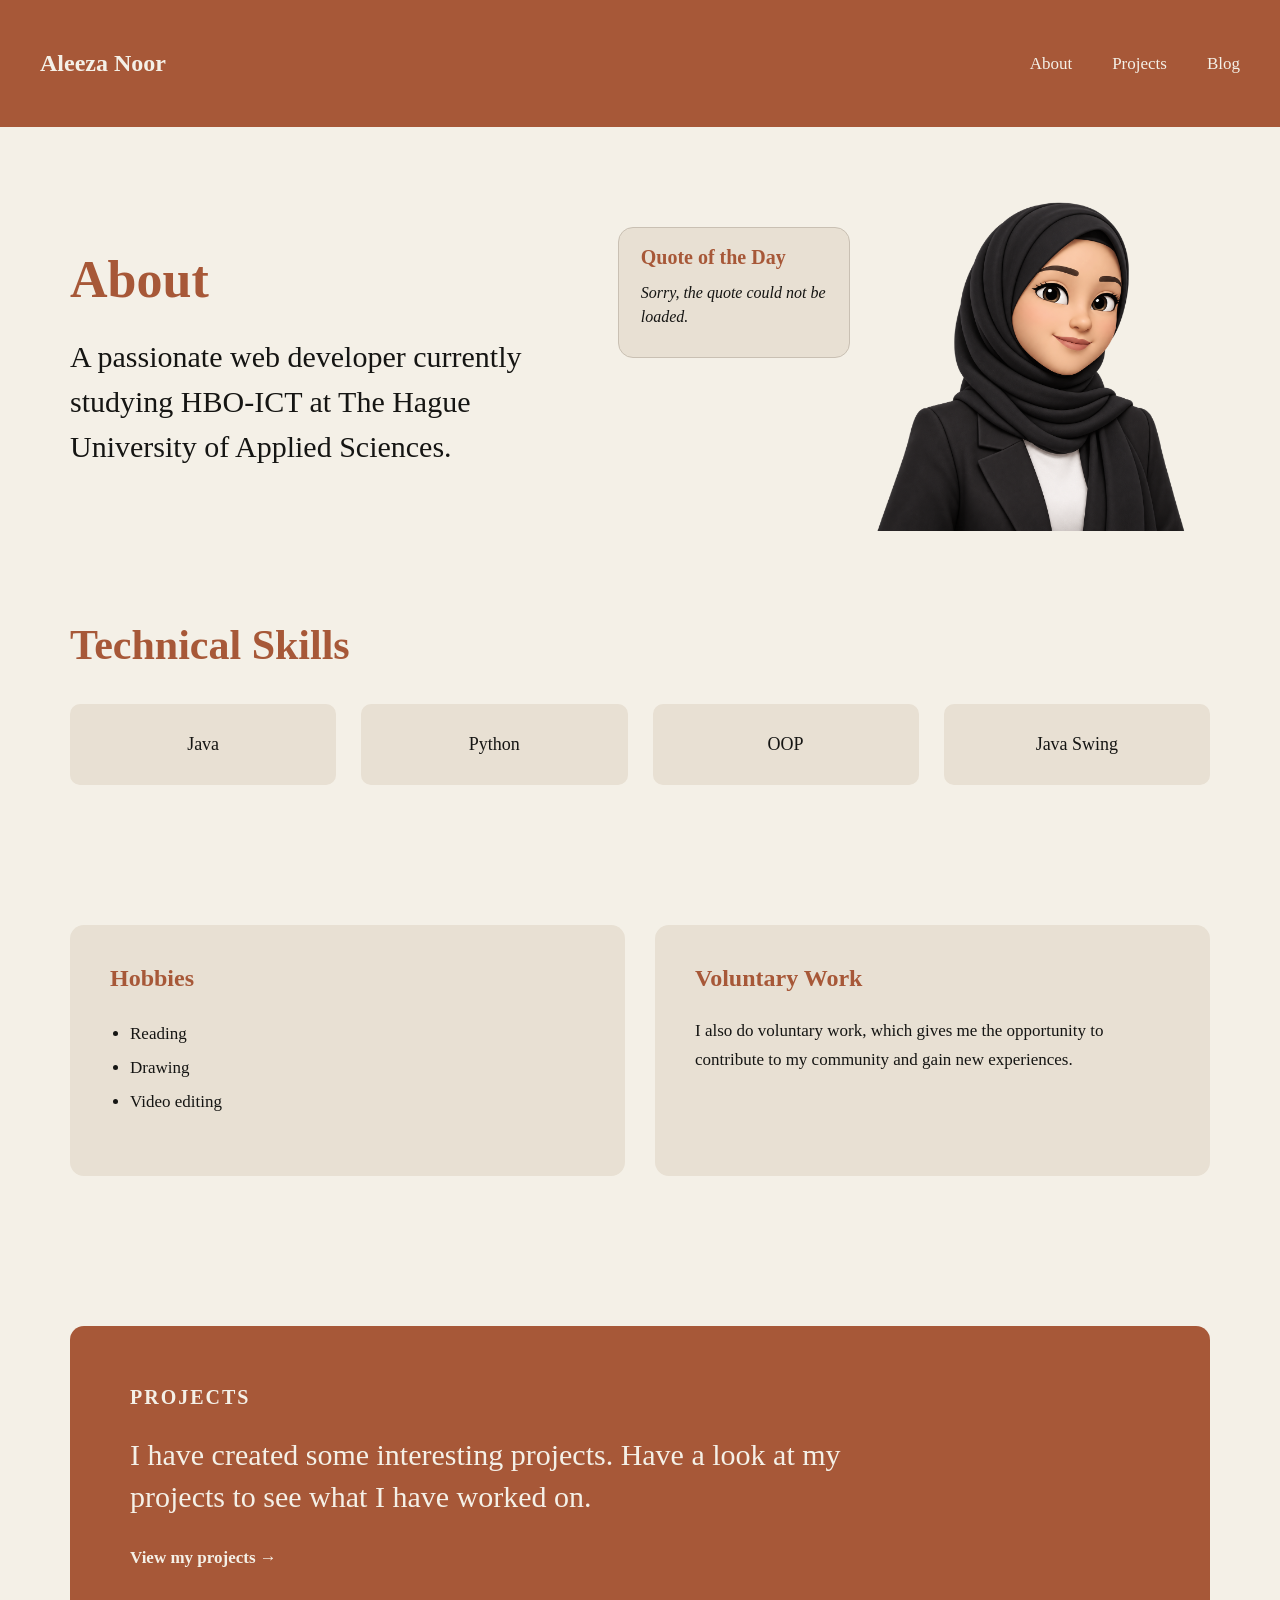
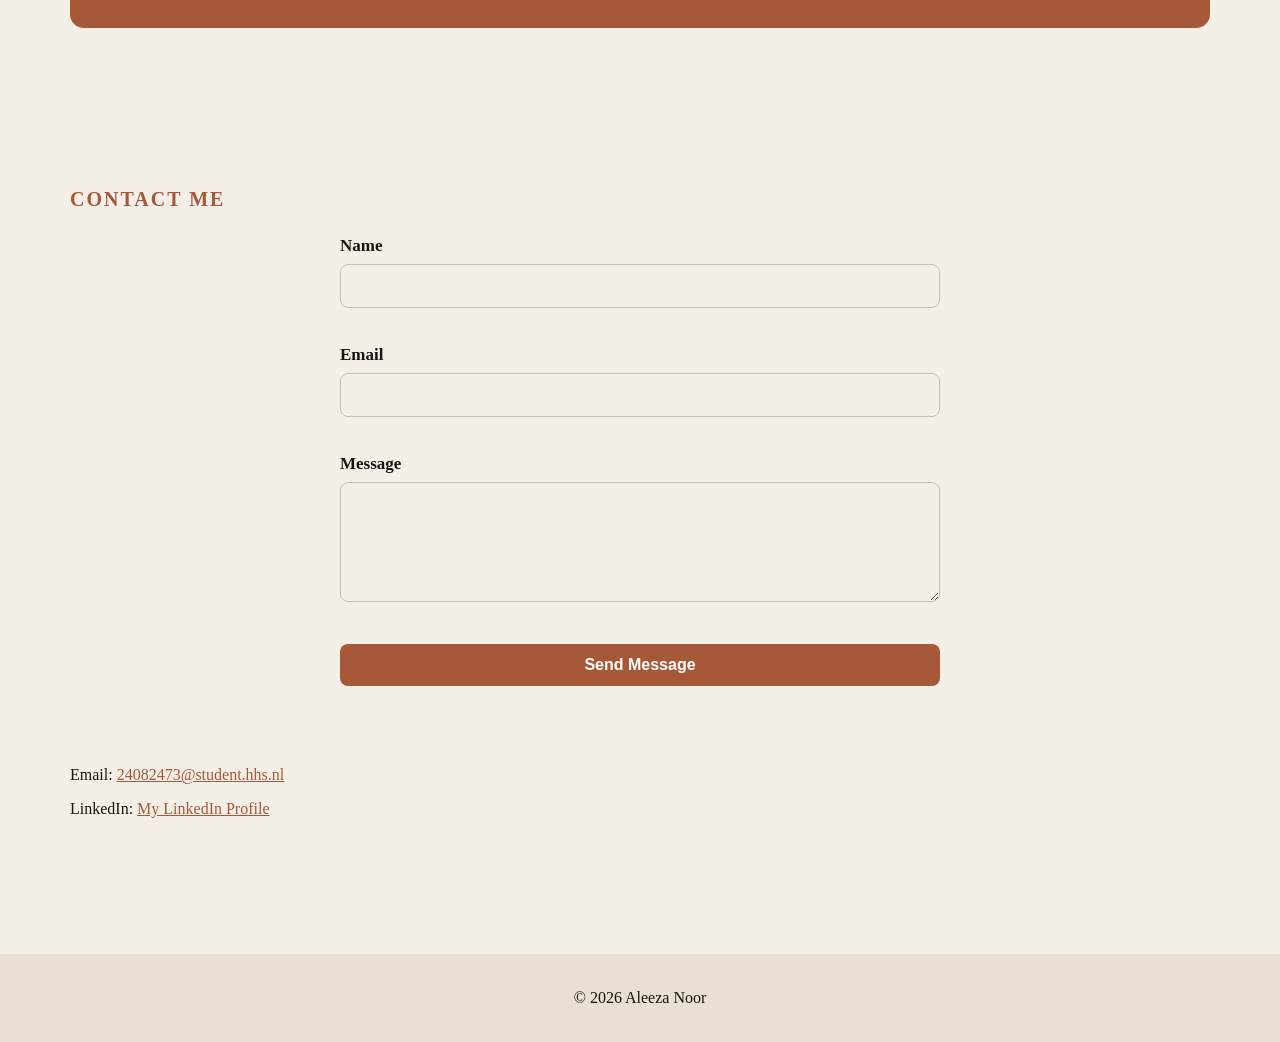
<file: index.html>
<!DOCTYPE html>
<html lang="en">

<head>
    <meta charset="UTF-8">
    <meta name="viewport" content="width=device-width, initial-scale=1.0">

    <title>My Portfolio</title>

    <link rel="stylesheet" href="style.css">
</head>

<body>

    
    <header>

        <h1>Aleeza Noor</h1>

        <nav>
            <ul>
                <li><a href="index.html">About</a></li>
                <li><a href="project.html">Projects</a></li>
                <li><a href="blog.html">Blog</a></li>
            </ul>
        </nav>

    </header>


    <main>

        
        <section class="about">

            <div class="about-text">

                <h2>About</h2>

                <p>
                    A passionate web developer currently studying HBO-ICT
                    at The Hague University of Applied Sciences.
                </p>

            </div>

                <div id="quote-box">
        <h3>Quote of the Day</h3>
        <p id="quote">Loading quote...</p>
        <p id="quote-author"></p>
    </div>

            <div class="about-image">

                <img src="images/Portfolio.png"
                     alt="Illustration representing Aleeza Noor">

            </div>

        </section>


        
        <section class="skills">

            <h2>Technical Skills</h2>

            <ul class="skill-list">
                <li>Java</li>
                <li>Python</li>
                <li>OOP</li>
                <li>Java Swing</li>
            </ul>

        </section>


        
        

            <div class="info-blocks">

    <section class="hobbies">
        <h2>Hobbies</h2>

        <ul>
            <li>Reading</li>
            <li>Drawing</li>
            <li>Video editing</li>
        </ul>
    </section>

    <section class="voluntary-work">
        <h2>Voluntary Work</h2>

        <p>
            I also do voluntary work, which gives me the opportunity
            to contribute to my community and gain new experiences.
        </p>
    </section>

</div>


        
        <section class="projects">

            <h2>Projects</h2>

            <p>
                I have created some interesting projects.
                Have a look at my projects to see what I have worked on.
            </p>

            <a href="project.html">View my projects →</a>

        </section>


        
        <section class="contact">

            <h2>Contact Me</h2>
            <form id="contact-form" novalidate>

            <label for="name">Name</label>
            <input type="text" id="name" required aria-describedby="name-error">
            <span id="name-error"></span>

                <label for="email">Email</label>
                <input type="email" id="email" required aria-describedby="email-error">
                <span id="email-error"></span>

                <label for="message">Message</label>
                <textarea id="message" minlength="10" required aria-describedby="message-error"></textarea>
                <span id="message-error"></span>

                <button type="submit">Send Message</button>

                 <p id="form-status" aria-live="polite"></p>
        </form>
            <p>
                Email:
                <a href="mailto:24082473@student.hhs.nl">
                    24082473@student.hhs.nl
                </a>
            </p>

            <p>
                LinkedIn:
                <a href="https://www.linkedin.com/in/aleeza-noor-22b0b6244/"
                   target="_blank">
                    My LinkedIn Profile
                </a>
            </p>

        </section>

    </main>


    <!-- Footer -->
    <footer>

        <p>&copy; 2026 Aleeza Noor</p>

    </footer>
<script src="contact.js"></script>
<script src="quote.js"></script>
</body>

</html>
</file>
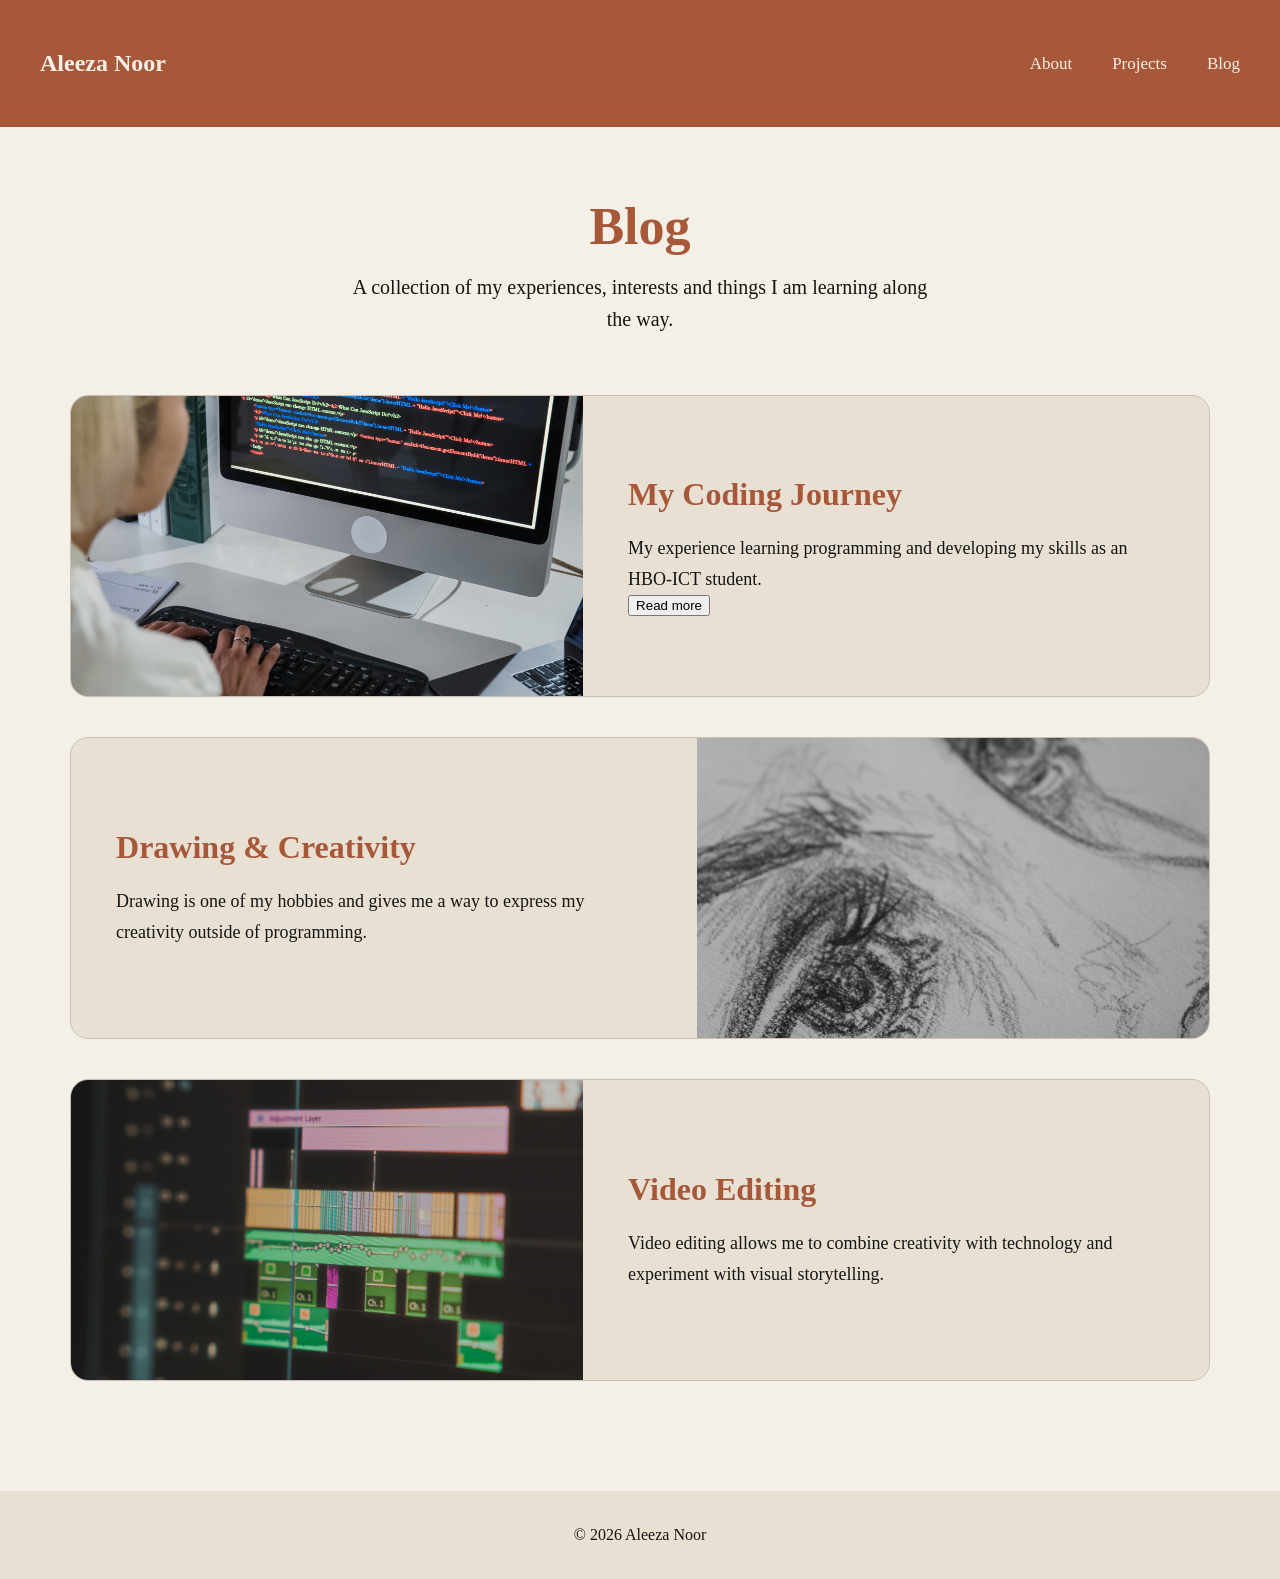
<file: blog.html>
<!DOCTYPE html>
<html lang="en">

<head>
    <meta charset="UTF-8">
    <meta name="viewport" content="width=device-width, initial-scale=1.0">

    <title>Blog - Aleeza Noor</title>

    <link rel="stylesheet" href="style.css">
</head>

<body>

    <header>
        <h1>Aleeza Noor</h1>

        <nav>
            <ul>
                <li><a href="index.html">About</a></li>
                <li><a href="project.html">Projects</a></li>
                <li><a href="blog.html">Blog</a></li>
            </ul>
        </nav>
    </header>


    <main class="blog-page">

        <section class="blog-intro">

            <h2>Blog</h2>

            <p>
                A collection of my experiences, interests and things
                I am learning along the way.
            </p>

        </section>


        <div class="blog-list">

            <article class="blog-card">

                <div class="blog-image">
                    <img src="images/coding.png"
                         alt="Image representing coding and programming">
                </div>

                <div class="blog-content">

                    <h2>My Coding Journey</h2>

                    <p>
                        My experience learning programming and developing
                        my skills as an HBO-ICT student.
                    </p>

                    <p id="coding-more" hidden>
                        During my studies, I have worked with Java, object-oriented
                        programming and web development. Each project has helped me
                        improve my programming and problem-solving skills.
                    </p>

                    <button id="read-more">Read more</button>

                </div>

            </article>


            <article class="blog-card reverse">

                <div class="blog-image">
                    <img src="images/drawing.png"
                         alt="Image representing drawing and creativity">
                </div>

                <div class="blog-content">

                    <h2>Drawing & Creativity</h2>

                    <p>
                        Drawing is one of my hobbies and gives me a way
                        to express my creativity outside of programming.
                    </p>

                </div>

            </article>


            <article class="blog-card">

                <div class="blog-image">
                    <img src="images/video.png"
                         alt="Image representing video editing">
                </div>

                <div class="blog-content">

                    <h2>Video Editing</h2>

                    <p>
                        Video editing allows me to combine creativity
                        with technology and experiment with visual storytelling.
                    </p>

                </div>

            </article>

        </div>

    </main>


    <footer>
        <p>&copy; 2026 Aleeza Noor</p>
    </footer>
<script src="blog.js"></script>
</body>

</html>
</file>
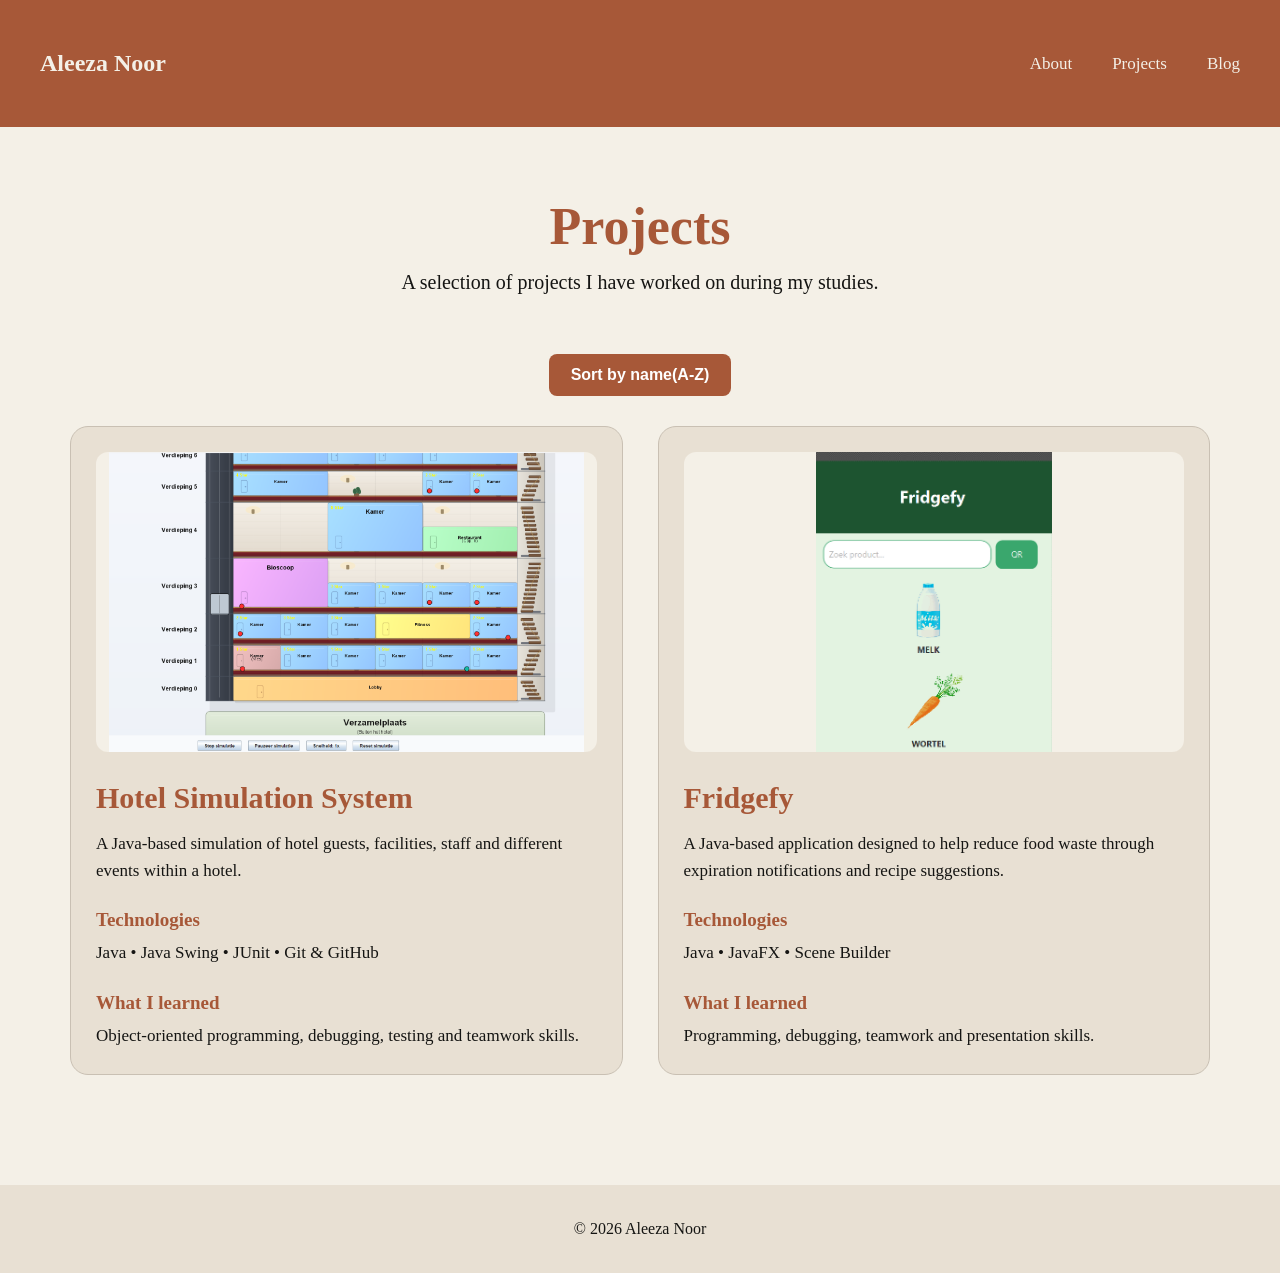
<file: project.html>
<!DOCTYPE html>
<html lang="en">

<head>
    <meta charset="UTF-8">
    <meta name="viewport" content="width=device-width, initial-scale=1.0">

    <title>Projects - Aleeza Noor</title>

    <link rel="stylesheet" href="style.css">
</head>

<body>

    <header>
        <h1>Aleeza Noor</h1>

        <nav>
            <ul>
                <li><a href="index.html">About</a></li>
                <li><a href="project.html">Projects</a></li>
                <li><a href="blog.html">Blog</a></li>
            </ul>
        </nav>
    </header>


    <main class="project-page">

        <section class="project-intro">
            <h2>Projects</h2>

            <p>
                A selection of projects I have worked on during my studies.
            </p>
        </section>

        <button id="sort-projects">Sort by name(A-Z)</button>
        <div class="project-list">

           

        </div>

    </main>


        <footer>
        <p>&copy; 2026 Aleeza Noor</p>
    </footer>

    <script src="script.js"></script>

</body>

</html>
</file>
<file: style.css>
* {
    box-sizing: border-box;
}
html,
body {
    min-height: 100%;
}


body {
    margin: 0;
    background-color: #F4F0E7;
    color: #151513;
    min-height: 100vh;
    display: flex;
    flex-direction: column;
}

main {
    flex: 1;
}

header {
    display: flex;
    justify-content: space-between;
    align-items: center;
    padding: 50px 40px;
    background-color: #A75838;
}

header h1 {
    margin: 0;
    font-size: 24px;
    color: #F4F0E7;
}

nav ul {
    display: flex;
    gap: 40px;
    list-style: none;
    margin: 0;
    padding: 0;
}

nav a {
    color: #F4F0E7;
    text-decoration: none;
    font-size: 17px;
}

.about {
    display: flex;
    justify-content: space-between;
    align-items: center;
    padding: 60px 70px 45px 70px;
}

.about-text {
    width: 52%;
}

.about-text h2 {
    margin: 0 0 25px 0;
    font-size: 52px;
    color: #A75838;
    font-weight: 700;
}

.about-text p {
    margin: 0;
    max-width: 700px;
    font-family: Georgia, serif;
    font-size: 30px;
    line-height: 1.5;
}

.about-image {
    width: 40%;
    display: flex;
    justify-content: center;
    align-items: center;
}

.about-image img {
    width: 100%;
    max-width: 400px;
}

.skills {
    padding: 45px 70px 70px 70px;
}

.skills h2 {
    margin: 0 0 35px 0;
    font-size: 42px;
    color: #A75838;
    font-weight: 700;
}

.skill-list {
    display: flex;
    gap: 25px;
    list-style: none;
    margin: 0;
    padding: 0;
}

.skill-list li {
    flex: 1;
    background-color: #E8E0D3;
    border-radius: 10px;
    padding: 30px 25px;
    text-align: center;
    font-size: 18px;
}

.info-blocks {
    display: flex;
    gap: 30px;
    padding: 70px;
}

.hobbies,
.voluntary-work {
    flex: 1;
    background-color: #E8E0D3;
    border-radius: 14px;
    padding: 40px;
    min-height: 230px;
}

.hobbies h2,
.voluntary-work h2 {
    margin-top: 0;
    margin-bottom: 25px;
    color: #A75838;
    font-size: 24px;
}

.hobbies ul {
    padding-left: 20px;
    line-height: 2;
    font-size: 17px;
}

.voluntary-work p {
    font-size: 17px;
    line-height: 1.7;
}

.projects {
    margin: 80px 70px;
    padding: 60px;
    min-height: 300px;
    background-color: #A75838;
    border-radius: 14px;
    display: flex;
    flex-direction: column;
    justify-content: center;
}

.projects h2 {
    margin: 0 0 25px 0;
    font-size: 20px;
    color: #F4F0E7;
    text-transform: uppercase;
    letter-spacing: 2px;
}

.projects p {
    max-width: 750px;
    margin: 0 0 30px 0;
    font-size: 30px;
    line-height: 1.4;
    color: #F4F0E7;
}

.projects a {
    color: #F4F0E7;
    font-size: 17px;
    font-weight: bold;
    text-decoration: none;
}

.contact {
    padding: 80px 70px;
}

.contact h2 {
    margin-top: 0;
    color: #A75838;
    font-size: 20px;
    text-transform: uppercase;
    letter-spacing: 2px;
}

.contact a {
    color: #A75838;
}

footer {
    margin-top: 40px;
    padding: 35px 70px;
    background-color: #E8E0D3;
    text-align: center;
}

footer p {
    margin: 0;
}

@media (max-width: 768px) {
    header,
    .about,
    .skills,
    .info-blocks,
    .contact {
        padding-left: 35px;
        padding-right: 35px;
    }

    .about-text p {
        font-size: 30px;
    }

    .skill-list {
        flex-wrap: wrap;
    }

    .skill-list li {
        flex: 1 1 40%;
    }

    .projects {
        margin-left: 35px;
        margin-right: 35px;
    }
}

@media (max-width: 480px) {
    header {
        padding: 25px 20px;
        flex-direction: column;
        gap: 20px;
    }

    nav ul {
        gap: 20px;
    }

    .about {
        flex-direction: column;
        align-items: flex-start;
        min-height: auto;
        padding: 60px 20px;
    }

    .about-text {
        width: 100%;
    }

    .about-text p {
        font-size: 28px;
    }

    .about-image {
        width: 100%;
        margin-top: 40px;
    }

    .skills {
        padding: 60px 20px;
    }

    .skill-list {
        flex-direction: column;
    }

    .info-blocks {
        flex-direction: column;
        padding: 60px 20px;
    }

    .projects {
        margin: 60px 20px;
        padding: 40px 25px;
        min-height: 280px;
    }

    .projects p {
        font-size: 25px;
    }

    .contact {
        padding: 60px 20px;
    }
}
.project-page {
    padding: 70px;
}

.project-intro {
    text-align: center;
    margin-bottom: 60px;
}

.project-intro h2 {
    margin: 0 0 15px 0;
    font-size: 52px;
    color: #A75838;
}

.project-intro p {
    margin: 0;
    font-size: 20px;
}

.project-list {
    display: flex;
    gap: 35px;
    align-items: stretch;
}

.project-card {
    flex: 1;
    background-color: #E8E0D3;
    border: 1px solid #C9C0B3;
    border-radius: 18px;
    padding: 25px;
    overflow: hidden;
}

.project-card img {
    width: 100%;
    height: 300px;
    object-fit: contain;
    background-color: #F4F0E7;
    border-radius: 12px;
}

.project-card h2 {
    color: #A75838;
    font-size: 30px;
    margin: 25px 0 15px 0;
}

.project-card h3 {
    color: #A75838;
    font-size: 19px;
    margin: 25px 0 8px 0;
}

.project-card p {
    font-size: 17px;
    line-height: 1.6;
    margin: 0;
}

@media (max-width: 768px) {
    .project-page {
        padding: 50px 35px;
    }

    .project-list {
        flex-direction: column;
    }

    .project-card img {
        height: 280px;
    }
}

@media (max-width: 480px) {
    .project-page {
        padding: 40px 20px;
    }

    .project-intro h2 {
        font-size: 40px;
    }

    .project-intro p {
        font-size: 17px;
    }

    .project-card {
        padding: 18px;
    }

    .project-card img {
        height: 220px;
    }
}

.blog-page {
    padding: 70px;
}

.blog-intro {
    text-align: center;
    margin-bottom: 60px;
}

.blog-intro h2 {
    margin: 0 0 15px 0;
    font-size: 52px;
    color: #A75838;
}

.blog-intro p {
    margin: 0 auto;
    max-width: 600px;
    font-size: 20px;
    line-height: 1.6;
}

.blog-list {
    display: flex;
    flex-direction: column;
    gap: 40px;
}

.blog-card {
    display: flex;
    align-items: center;
    background-color: #E8E0D3;
    border: 1px solid #C9C0B3;
    border-radius: 18px;
    overflow: hidden;
    min-height: 300px;
}

.blog-card.reverse {
    flex-direction: row-reverse;
}

.blog-image {
    width: 45%;
}

.blog-image img {
    display: block;
    width: 100%;
    height: 300px;
    object-fit: cover;
}

.blog-content {
    width: 55%;
    padding: 45px;
}

.blog-content h2 {
    margin: 0 0 20px 0;
    color: #A75838;
    font-size: 32px;
}

.blog-content p {
    margin: 0;
    font-size: 18px;
    line-height: 1.7;
}

@media (max-width: 768px) {
    .blog-page {
        padding: 50px 35px;
    }

    .blog-card,
    .blog-card.reverse {
        flex-direction: column;
    }

    .blog-image,
    .blog-content {
        width: 100%;
    }

    .blog-image img {
        height: 250px;
    }
}

@media (max-width: 480px) {
    .blog-page {
        padding: 40px 20px;
    }

    .blog-intro {
        margin-bottom: 40px;
    }

    .blog-intro h2 {
        font-size: 40px;
    }

    .blog-intro p {
        font-size: 17px;
    }

    .blog-list {
        gap: 25px;
    }

    .blog-image img {
        height: 220px;
    }

    .blog-content {
        padding: 30px;
    }

    .blog-content h2 {
        font-size: 27px;
    }

    .blog-content p {
        font-size: 16px;
    }
}

#contact-form {
    display: flex;
    flex-direction: column;
    max-width: 600px;
    margin: 25px auto;
    text-align: left;
}

#contact-form label {
    font-size: 17px;
    font-weight: bold;
    margin-bottom: 8px;
}

#contact-form input,
#contact-form textarea {
    width: 100%;
    padding: 12px;
    margin-bottom: 5px;
    border: 1px solid #C9C0B3;
    border-radius: 8px;
    background-color: #F4F0E7;
    font-size: 16px;
    font-family: inherit;
}

#contact-form textarea {
    min-height: 120px;
    resize: vertical;
}

#contact-form span {
    min-height: 20px;
    margin-bottom: 12px;
    font-size: 14px;
    color: #A75838;
}

#contact-form button {
    padding: 12px 20px;
    margin-top: 5px;
    border: none;
    border-radius: 8px;
    background-color: #A75838;
    color: white;
    font-size: 16px;
    font-weight: bold;
    cursor: pointer;
}

#contact-form button:hover {
    opacity: 0.9;
}

#contact-form input:focus,
#contact-form textarea:focus {
    outline: 2px solid #A75838;
    outline-offset: 2px;
}

#form-status {
    min-height: 24px;
    margin-top: 15px;
    text-align: center;
    font-weight: bold;
}

#sort-projects {
    display: block;
    margin: 0 auto 30px auto;
    padding: 12px 22px;
    background-color: #A75838;
    color: white;
    border: none;
    border-radius: 8px;
    font-size: 16px;
    font-weight: bold;
    cursor: pointer;
}

#sort-projects:hover {
    opacity: 0.9;
}

#sort-projects:focus {
    outline: 2px solid #151513;
    outline-offset: 3px;
}

#quote-box {
    background-color: #E8E0D3;
    border: 1px solid #C9C0B3;
    border-radius: 15px;
    padding: 18px 22px;
    max-width: 300px;
    align-self: flex-start;
    margin-top: 40px;
    margin-left: 80px;
}

#quote-box h3 {
    color: #A75838;
    font-size: 20px;
    margin: 0 0 12px 0;
}

#quote {
    font-size: 16px;
    font-style: italic;
    line-height: 1.5;
    margin: 0 0 10px 0;
}

#quote-author {
    font-size: 14px;
    font-weight: bold;
    text-align: right;
    margin: 0;
}
</file>
